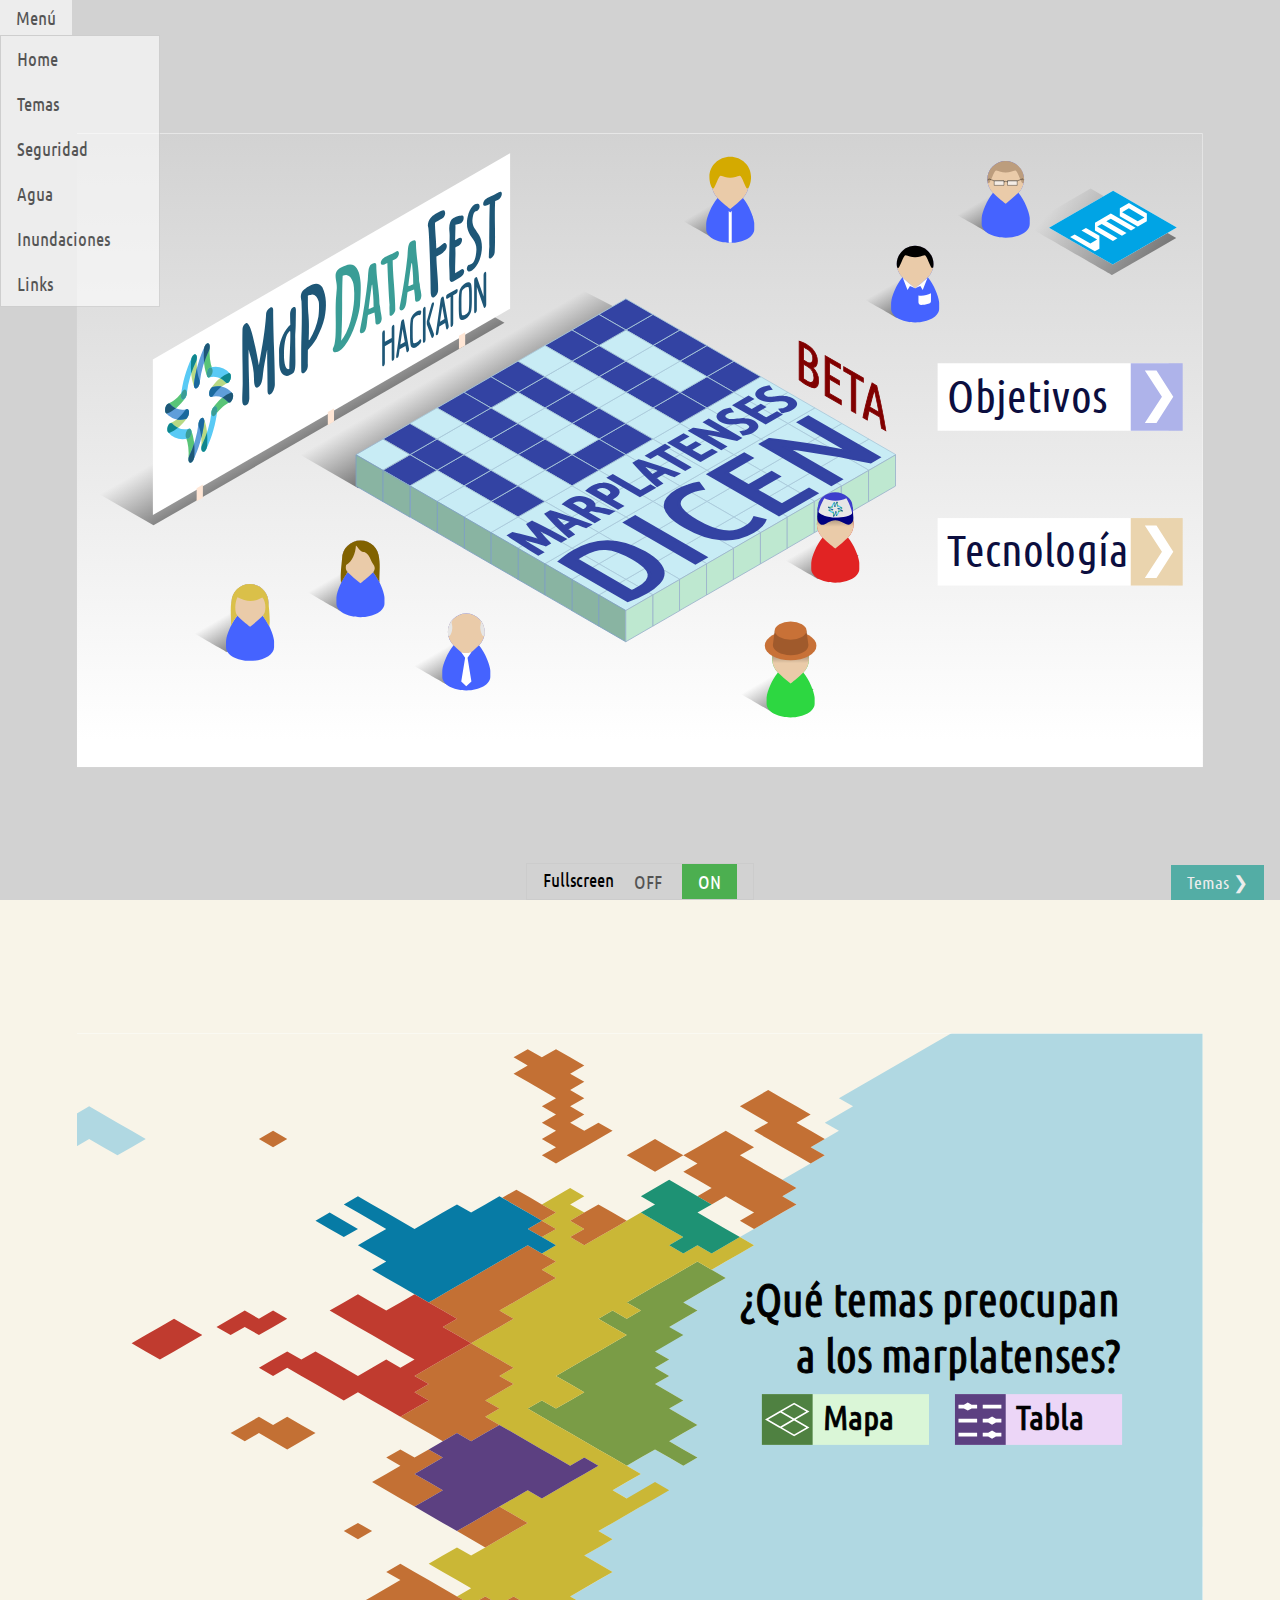
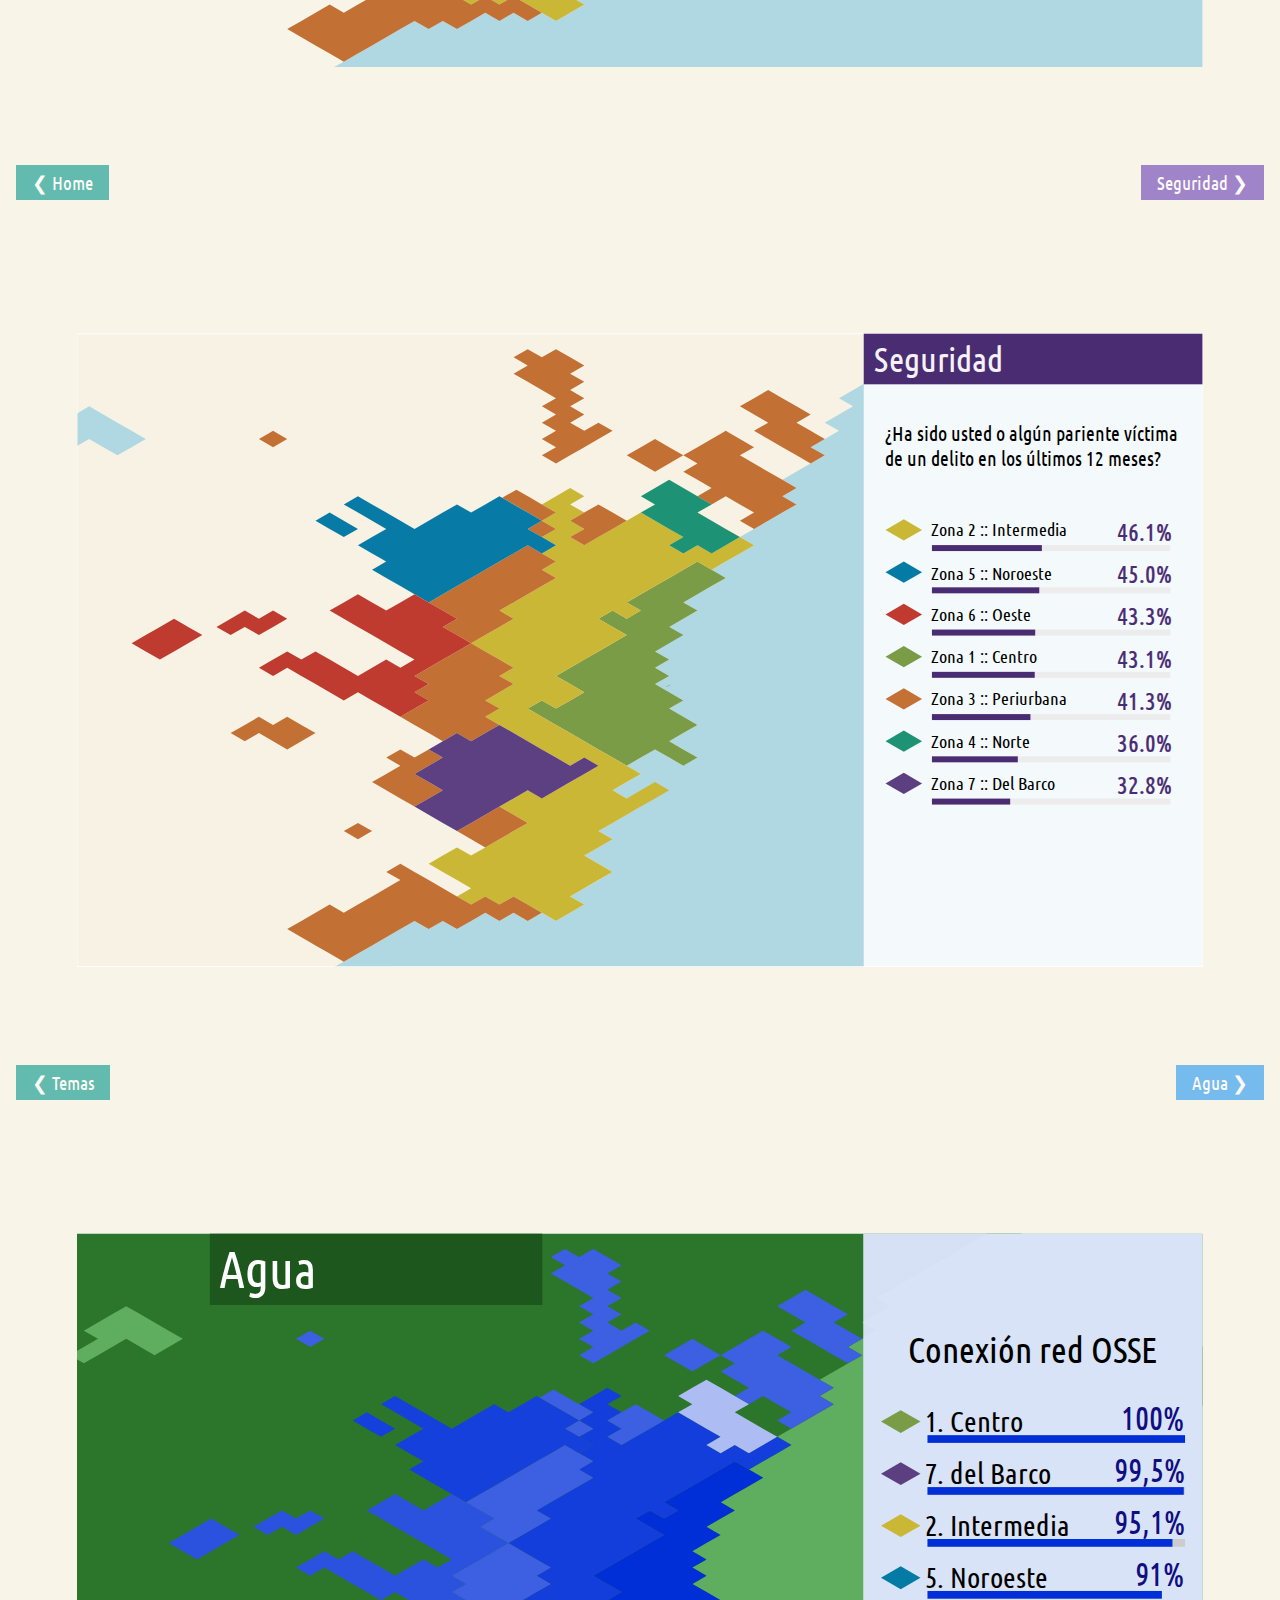
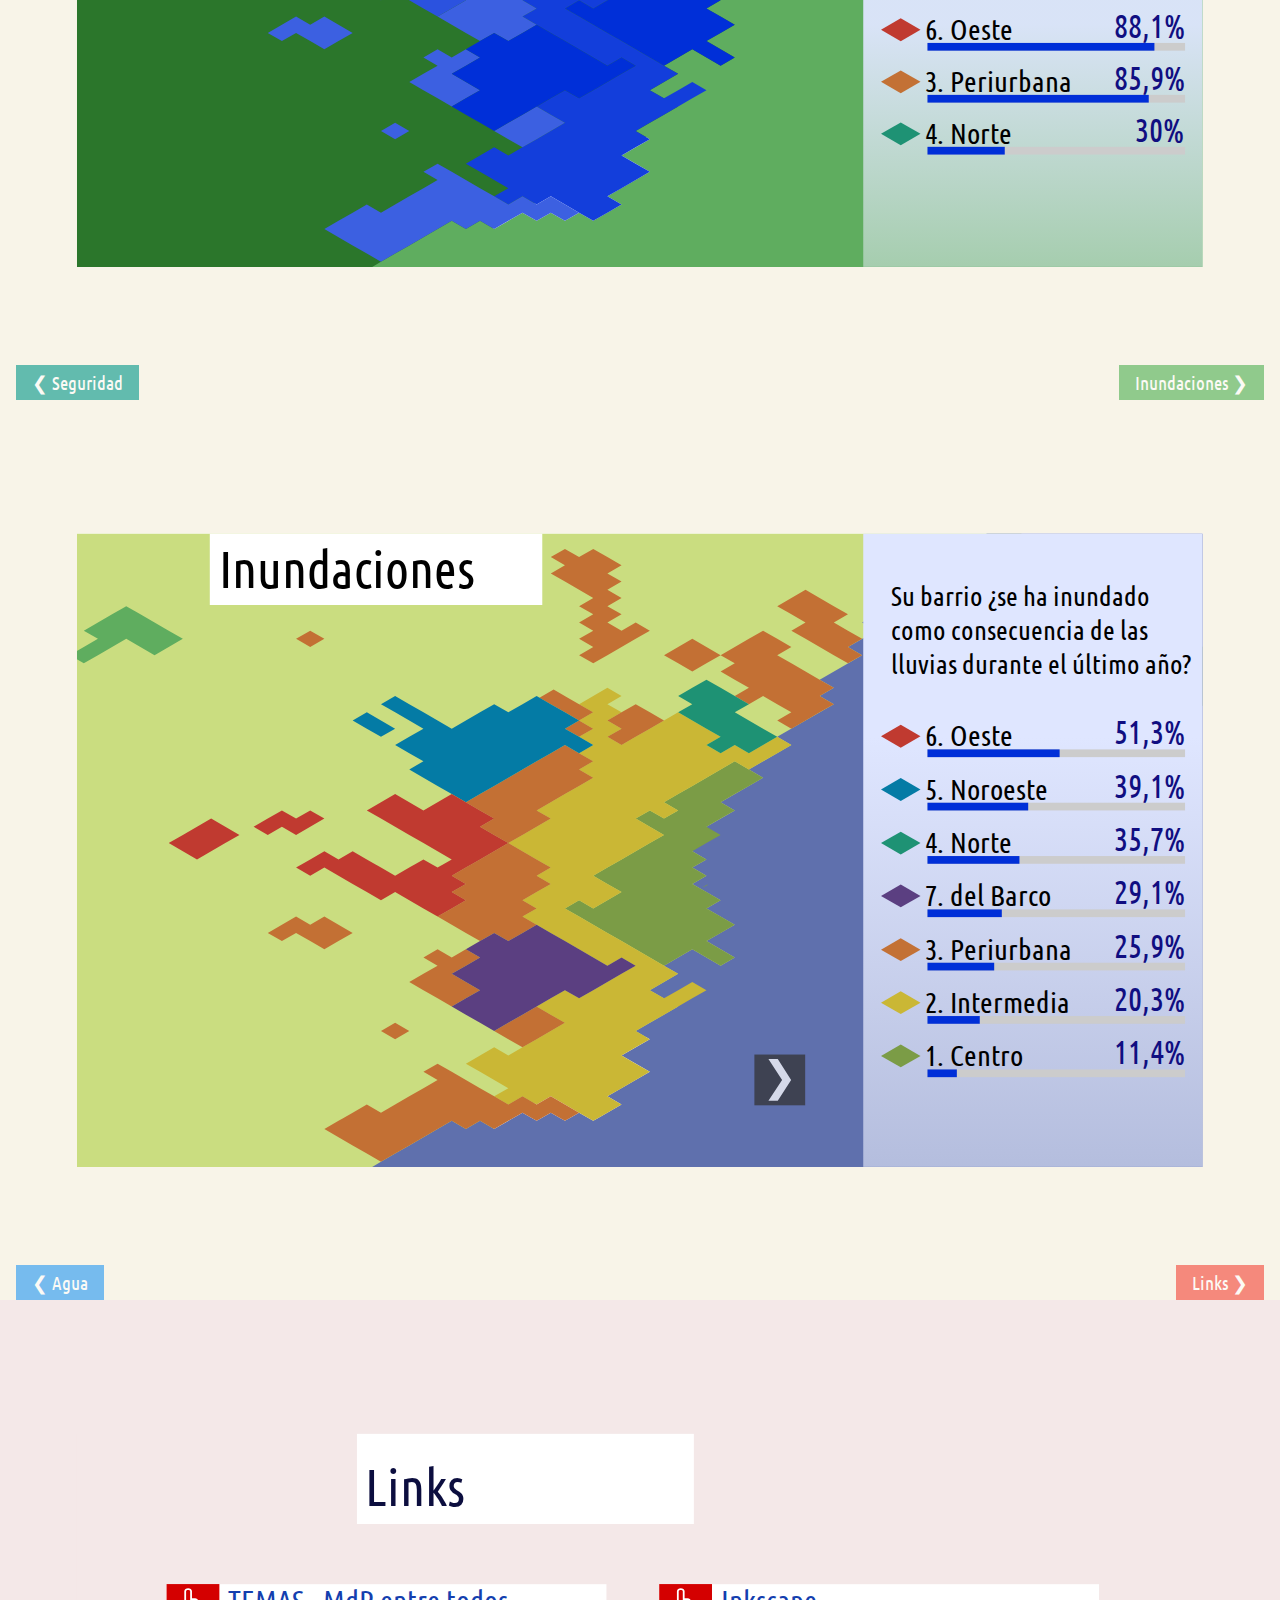
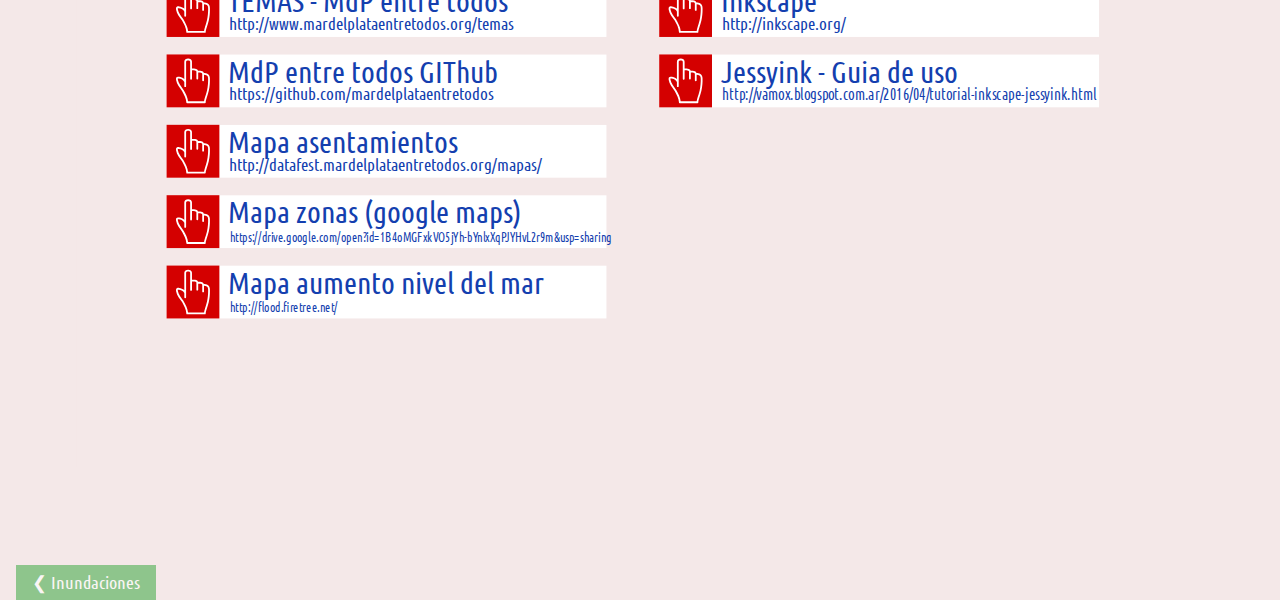
<file: index.html>
<!DOCTYPE html>
<html>
<title>MdPdataFEST - 100 marplatentes dicen</title>
<meta name="viewport" content="width=device-width, initial-scale=1">
<meta http-equiv="Content-Type" content="text/html; charset=utf-8" />
<link href='images/favicon1.ico' rel='icon' type='image/x-icon'/>
<link rel="stylesheet" href="fest.css">
<head>

<script src="jquery.min.js"></script>

<script>
$(document).ready(function(){
  // Add smooth scrolling to all links
  $("a").on('click', function(event) {

    // Make sure this.hash has a value before overriding default behavior
    if (this.hash !== "") {
      // Prevent default anchor click behavior
      event.preventDefault();

      // Store hash
      var hash = this.hash;

      // Using jQuery's animate() method to add smooth page scroll
      // The optional number (800) specifies the number of milliseconds it takes to scroll to the specified area
      $('html, body').animate({
        scrollTop: $(hash).offset().top
      }, 400, function(){
   
        // Add hash (#) to URL when done scrolling (default click behavior)
        window.location.hash = hash;
      });
    } // End if
  });
});
</script>
 <style>
body, html, .main {
    height: 100%;
}

section {
    min-height: 100%;
}

</style>
</head>
<body>

<!-- Sidebar -->
<div class="w3-hide-large w3-dropdown-hover w3-top w3-transparent" style="width:10%">
    <button class="w3-button w3-small w3-padding-mobile w3-red w3-hover-white">Menú</button>
    <div class="w3-dropdown-content w3-bar-block">
		<a href="#top" 		class="w3-bar-item w3-small w3-padding-mobile  w3-button w3-hover-green" >Home</a>
		<a href="#mapa"		class="w3-bar-item w3-small w3-padding-mobile  w3-button w3-hover-teal"	> Temas</a>
		<a href="#seguridad" class="w3-bar-item w3-small w3-padding-mobile  w3-button w3-hover-deep-purple">Seguridad</a>
		<a href="#agua" class="w3-bar-item w3-small w3-padding-mobile w3-button w3-hover-blue">Agua</a>
		<a href="#inunda" class="w3-bar-item w3-small w3-padding-mobile w3-button w3-hover-blue">Inundaciones</a>
		<a href="#links" class="w3-bar-item w3-small w3-padding-mobile w3-button w3-hover-red">Links</a>
    </div>
  </div>
  
  <div class="w3-hide-small w3-hide-medium w3-dropdown-hover w3-top w3-transparent" style="width:10%">
    <button class="w3-button w3-red w3-hover-white">Menú</button>
    <div class="w3-dropdown-content w3-bar-block w3-border">
		<a href="#top" 		class="w3-bar-item  w3-button w3-hover-green" >Home</a>
		<a href="#mapa"		class="w3-bar-item   w3-button w3-hover-teal"	> Temas</a>
		<a href="#seguridad" class="w3-bar-item   w3-button w3-hover-deep-purple">Seguridad</a>
		<a href="#agua"		class="w3-bar-item   w3-button w3-hover-blue"> Agua</a>
		<a href="#inunda" class="w3-bar-item   w3-button w3-hover-blue">Inundaciones</a>
		<a href="#links" class="w3-bar-item  w3-button w3-hover-red">Links</a>
    </div>
  </div>
  
<!-- FIN Sidebar -->

<div class="main" id="top">
<section class="w3-grey w3-display-container">
		
	<!-- SVG -->	 
	<div align="center">	  
		<object class="w3-display-m3" type="image/svg+xml" data="images/main.svg">
			Your browser does not support SVG
		</object>
   </div>
   
<!-- Controles mobile -->
	<div class="w3-hide-large w3-display-bottomright w3-small w3-container">  
		  <a class="w3-button w3-teal w3-small w3-padding-mobile w3-hover-white w3-transparent" href="#mapa">Temas &#10095;</a>
		</div>
		<div class="w3-hide-large w3-display-bottommiddle w3-small w3-container w3-border">
	Fullscreen <a class="w3-button w3-grey w3-small w3-hover-grey w3-transparent" href="#">OFF</a> <a class="w3-button w3-small w3-green w3-hover-black" href="index-fullscreen.html">ON</a>
	</div>
		
		
<!-- Controles desk -->
	<div class="w3-hide-small w3-hide-medium w3-display-bottomright w3-large w3-container">  
		  <a class="w3-button w3-teal w3-hover-white w3-transparent" href="#mapa">Temas &#10095;</a>
		</div>
<div class="w3-hide-small w3-hide-medium w3-display-bottommiddle w3-container w3-border">
	Fullscreen <a class="w3-button w3-grey w3-hover-grey w3-transparent" href="#">OFF</a> <a class="w3-button w3-green w3-hover-black" href="index-fullscreen.html">ON</a>
	</div>


 
  </section>
</div>

<div class="main" id="mapa">
  <section class="w3-sand w3-display-container">
	  	  
	  	 
		  
  <div align="center">	  
		<object class="w3-display-m3" type="image/svg+xml" data="images/preo-map.svg">
			Your browser does not support SVG
		</object>
   </div>
   
<!-- Controles desk -->
		<div class="w3-hide-small w3-hide-medium w3-display-bottomleft  w3-container">
		  <a class="w3-button w3-teal w3-hover-white w3-transparent" href="#top">&#10094; Home</a>
		</div>	
		<div class="w3-hide-small w3-hide-medium w3-display-bottomright  w3-container">  
		  <a class="w3-button w3-deep-purple w3-hover-white w3-transparent" href="#seguridad">Seguridad &#10095;</a>
		</div>
<!-- Controles mobile -->	
		<div class="w3-hide-large w3-display-bottomleft  w3-container">
		  <a class="w3-button w3-small w3-padding-mobile w3-teal w3-hover-white w3-transparent" href="#top">&#10094; Home</a>
		</div>	
		<div class="w3-hide-large w3-display-bottomright  w3-container">  
		  <a class="w3-button w3-small w3-padding-mobile w3-deep-purple w3-hover-white w3-transparent" href="#seguridad">Seguridad &#10095;</a>
		</div>
		
		
  </section>
  
</div>

<div class="main" id="seguridad">
  <section class="w3-sand w3-display-container">
	  	  
	  	 
		  
  <div align="center">	  
		<object class="w3-display-m3" type="image/svg+xml" data="images/seguridad.svg">
			Your browser does not support SVG
		</object>
   </div>

   <!-- Controles desk -->
		<div class="w3-hide-small w3-hide-medium w3-display-bottomleft  w3-container">
		  <a class="w3-button w3-teal w3-hover-white w3-transparent" href="#mapa">&#10094; Temas</a>
		</div>	
		<div class="w3-hide-small w3-hide-medium w3-display-bottomright  w3-container">  
		  <a class="w3-button w3-blue w3-hover-white w3-transparent" href="#agua">Agua &#10095;</a>
		</div>
<!-- Controles mobile -->	
		<div class="w3-hide-large w3-display-bottomleft  w3-container">
		  <a class="w3-button w3-small w3-padding-mobile w3-teal w3-hover-white w3-transparent" href="#mapa">&#10094; Temas</a>
		</div>	
		<div class="w3-hide-large w3-display-bottomright  w3-container">  
		  <a class="w3-button w3-small w3-padding-mobile w3-blue w3-hover-white w3-transparent" href="#agua">Agua &#10095;</a>
		</div>
   
		
		
  </section>
  
</div>

<!-- AGUA -->	
<div class="main" id="agua">
  <section class="w3-sand w3-display-container">
	  	  
	  	 
		  
  <div align="center">	  
		<object class="w3-display-m3" type="image/svg+xml" data="images/agua.svg">
			Your browser does not support SVG
		</object>
   </div>

   <!-- Controles desk -->
		<div class="w3-hide-small w3-hide-medium w3-display-bottomleft  w3-container">
		  <a class="w3-button w3-teal w3-hover-white w3-transparent" href="#seguridad">&#10094; Seguridad</a>
		</div>	
		<div class="w3-hide-small w3-hide-medium w3-display-bottomright  w3-container">  
		  <a class="w3-button w3-green w3-hover-white w3-transparent" href="#inunda">Inundaciones &#10095;</a>
		</div>
<!-- Controles mobile -->	
		<div class="w3-hide-large w3-display-bottomleft  w3-container">
		  <a class="w3-button w3-small w3-padding-mobile w3-teal w3-hover-white w3-transparent" href="#seguridad">&#10094; Seguridad</a>
		</div>	
		<div class="w3-hide-large w3-display-bottomright  w3-container">  
		  <a class="w3-button w3-small w3-padding-mobile w3-green w3-hover-white w3-transparent" href="#inunda">Inundaciones &#10095;</a>
		</div>
   
		
		
  </section>
  
</div>


<!-- INUNDACIONES -->	
<div class="main" id="inunda">
  <section class="w3-sand w3-display-container">
	  	  
	  	 
		  
  <div align="center">	  
		<object class="w3-display-m3" type="image/svg+xml" data="images/inundaciones.svg">
			Your browser does not support SVG
		</object>
   </div>

   <!-- Controles desk -->
		<div class="w3-hide-small w3-hide-medium w3-display-bottomleft  w3-container">
		  <a class="w3-button w3-blue w3-hover-white w3-transparent" href="#agua">&#10094; Agua</a>
		</div>	
		<div class="w3-hide-small w3-hide-medium w3-display-bottomright  w3-container">  
		  <a class="w3-button w3-red w3-hover-white w3-transparent" href="#links">Links &#10095;</a>
		</div>
<!-- Controles mobile -->	
		<div class="w3-hide-large w3-display-bottomleft  w3-container">
		  <a class="w3-button w3-small w3-padding-mobile w3-blue w3-hover-white w3-transparent" href="#agua">&#10094; Agua</a>
		</div>	
		<div class="w3-hide-large w3-display-bottomright  w3-container">  
		  <a class="w3-button w3-small w3-padding-mobile w3-red w3-hover-white w3-transparent" href="#links">Links &#10095;</a>
		</div>
   
		
		
  </section>
  
</div>


<!-- LINKS -->	

<div class="main" id="links">
  <section class="w3-pale-red w3-display-container">
	  	  
	  	 
		  
  <div align="center">	  
		<object class="w3-display-m3" type="image/svg+xml" data="images/links.svg">
			Your browser does not support SVG
		</object>
   </div>
		
		
	<!-- Controles mobile -->
	<div class="w3-hide-large w3-display-bottomleft w3-small w3-container">  
		  <a class="w3-button w3-green w3-small w3-padding-mobile w3-hover-white w3-transparent" href="#inunda">&#10094; Inundaciones</a>
		</div>
		
	<!-- Controles desk -->
	<div class="w3-hide-small w3-hide-medium w3-display-bottomleft w3-large w3-container">  
		  <a class="w3-button w3-green w3-hover-white w3-transparent" href="#inunda">&#10094; Inundaciones</a>
		</div>

		
  </section>
  
</div>



</body>
</html>
</file>
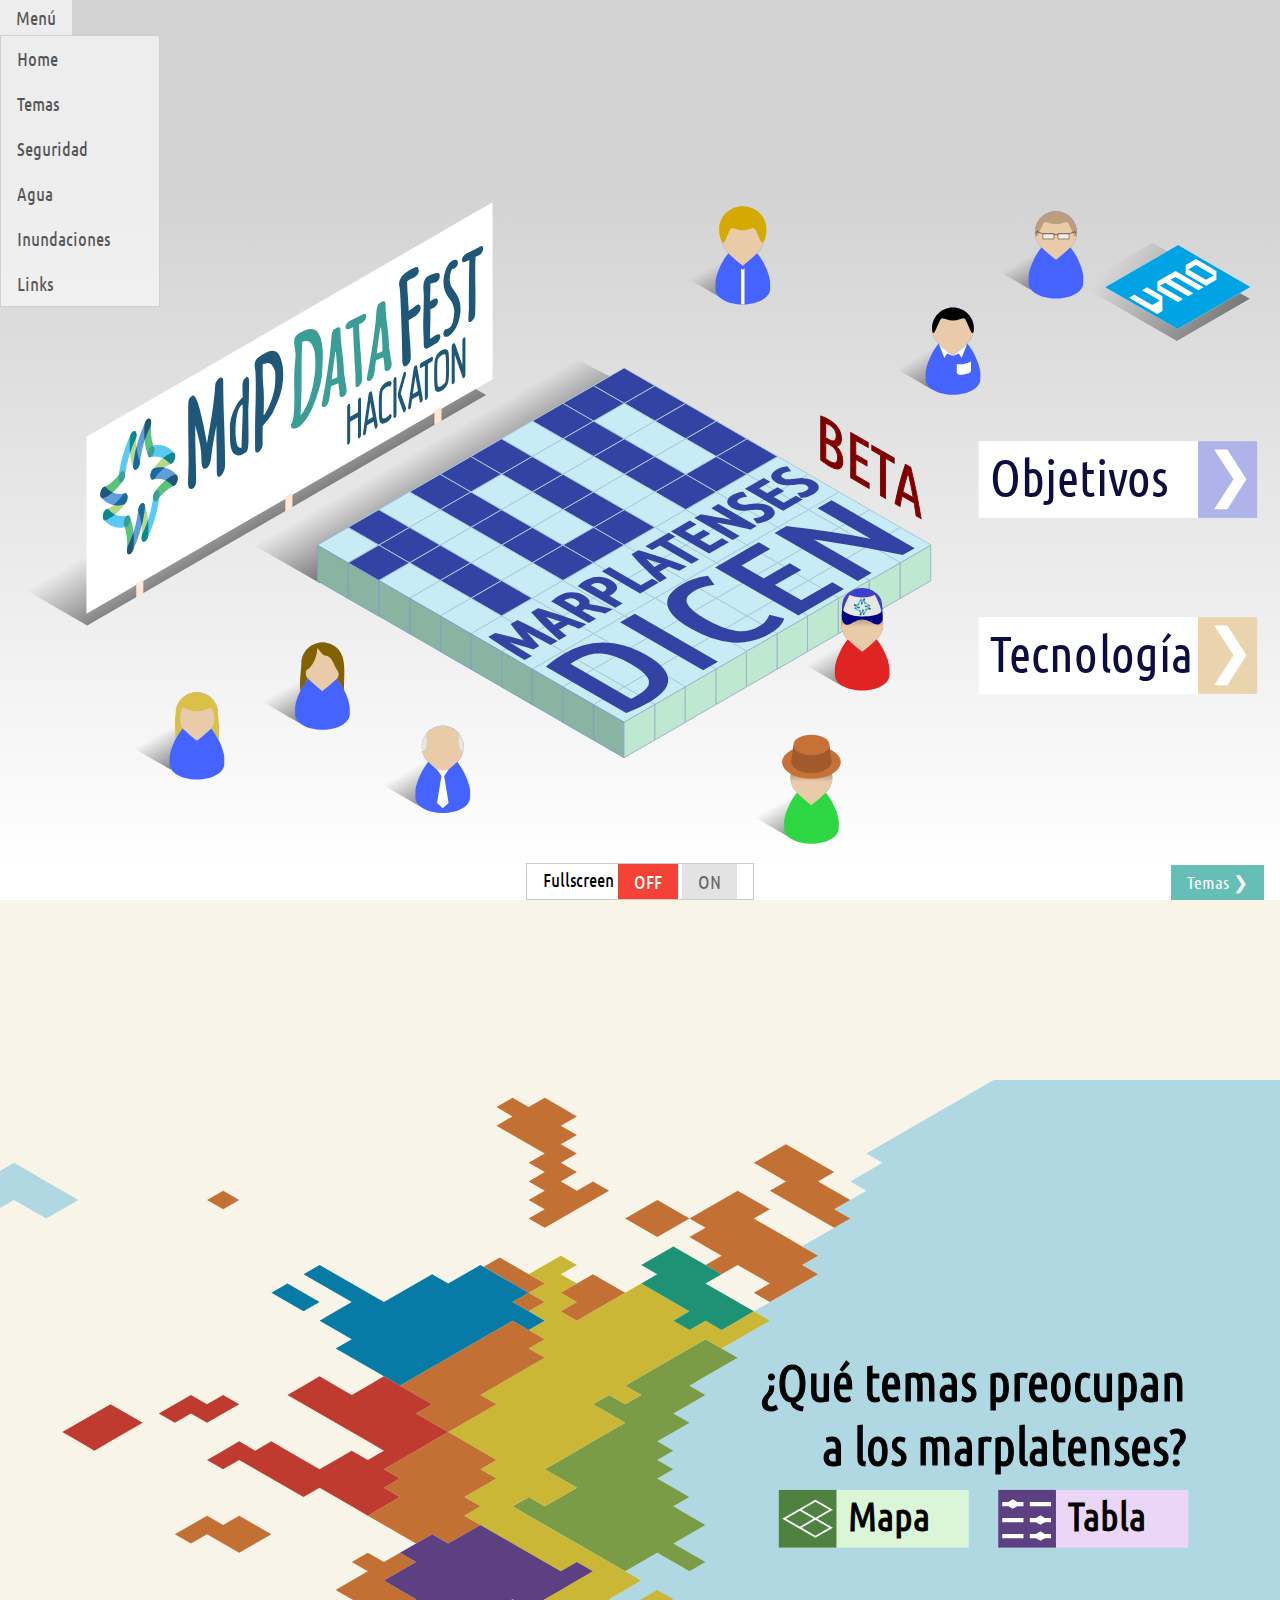
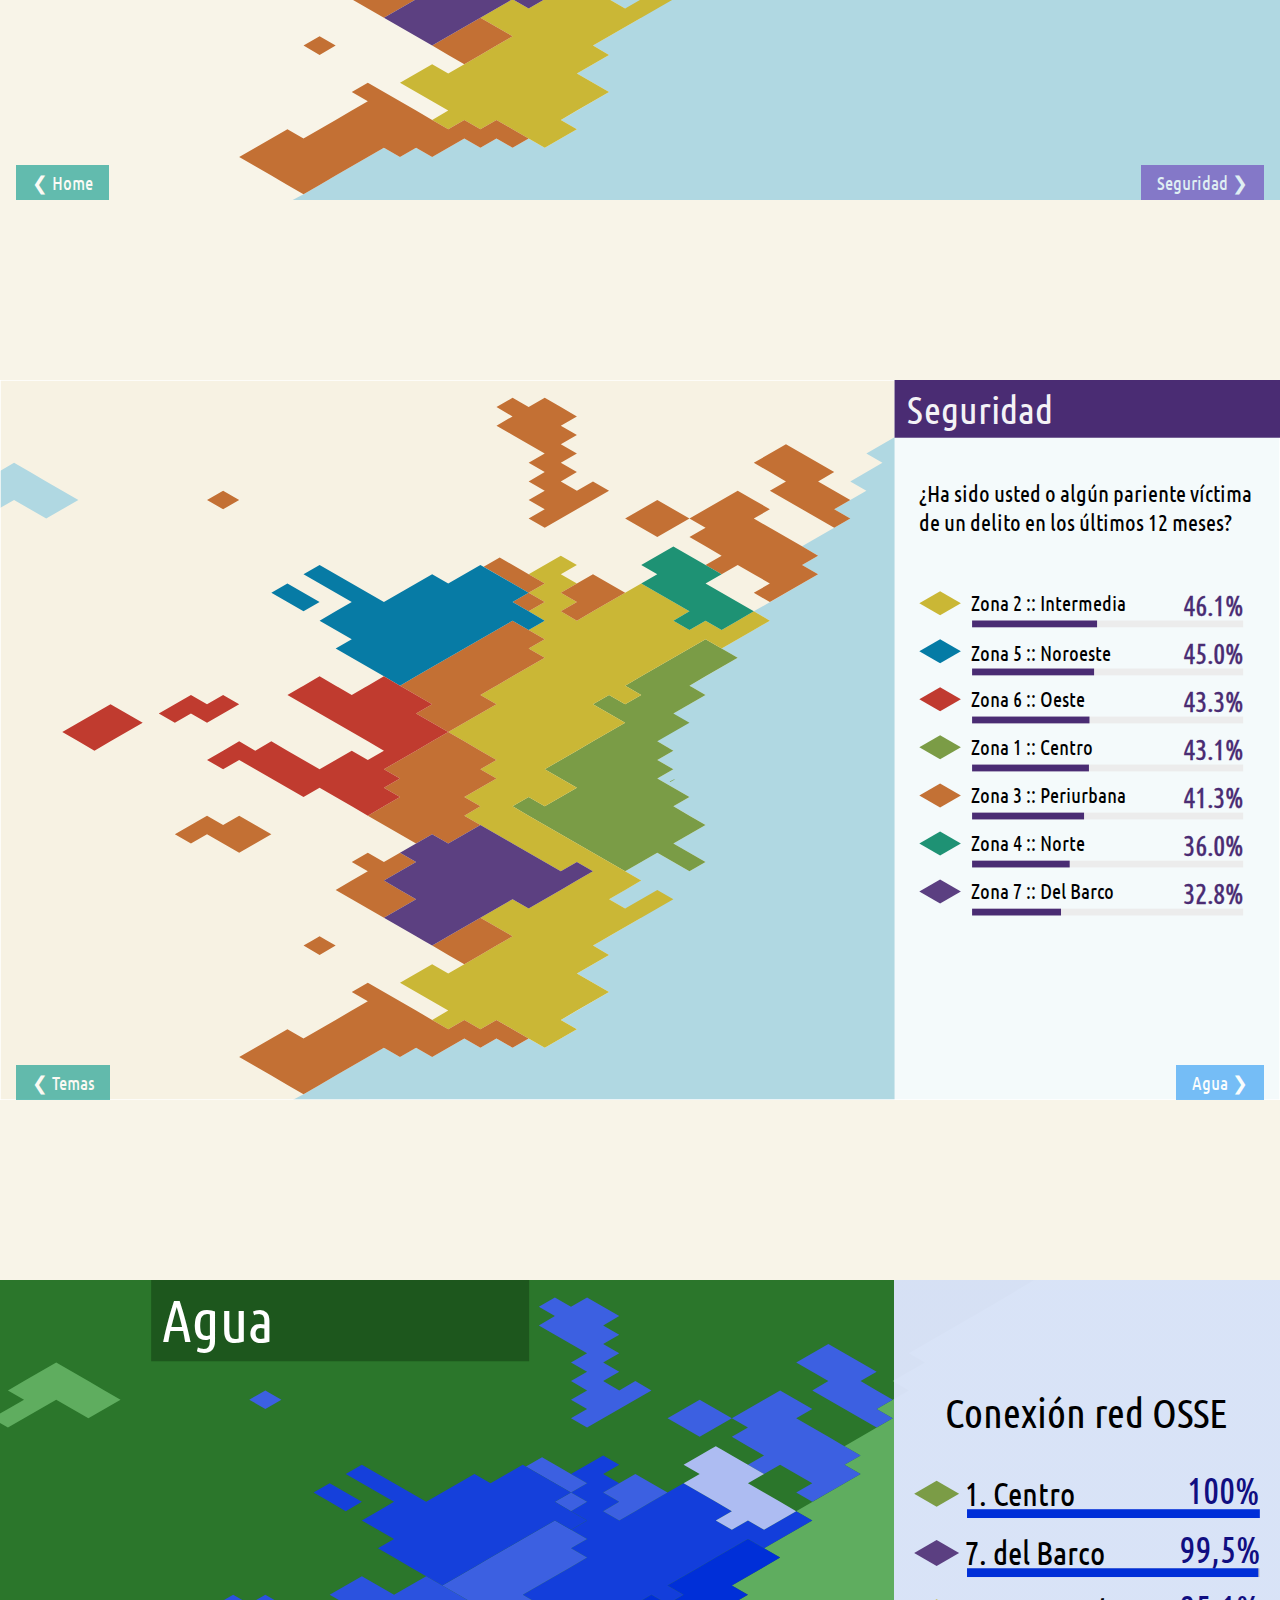
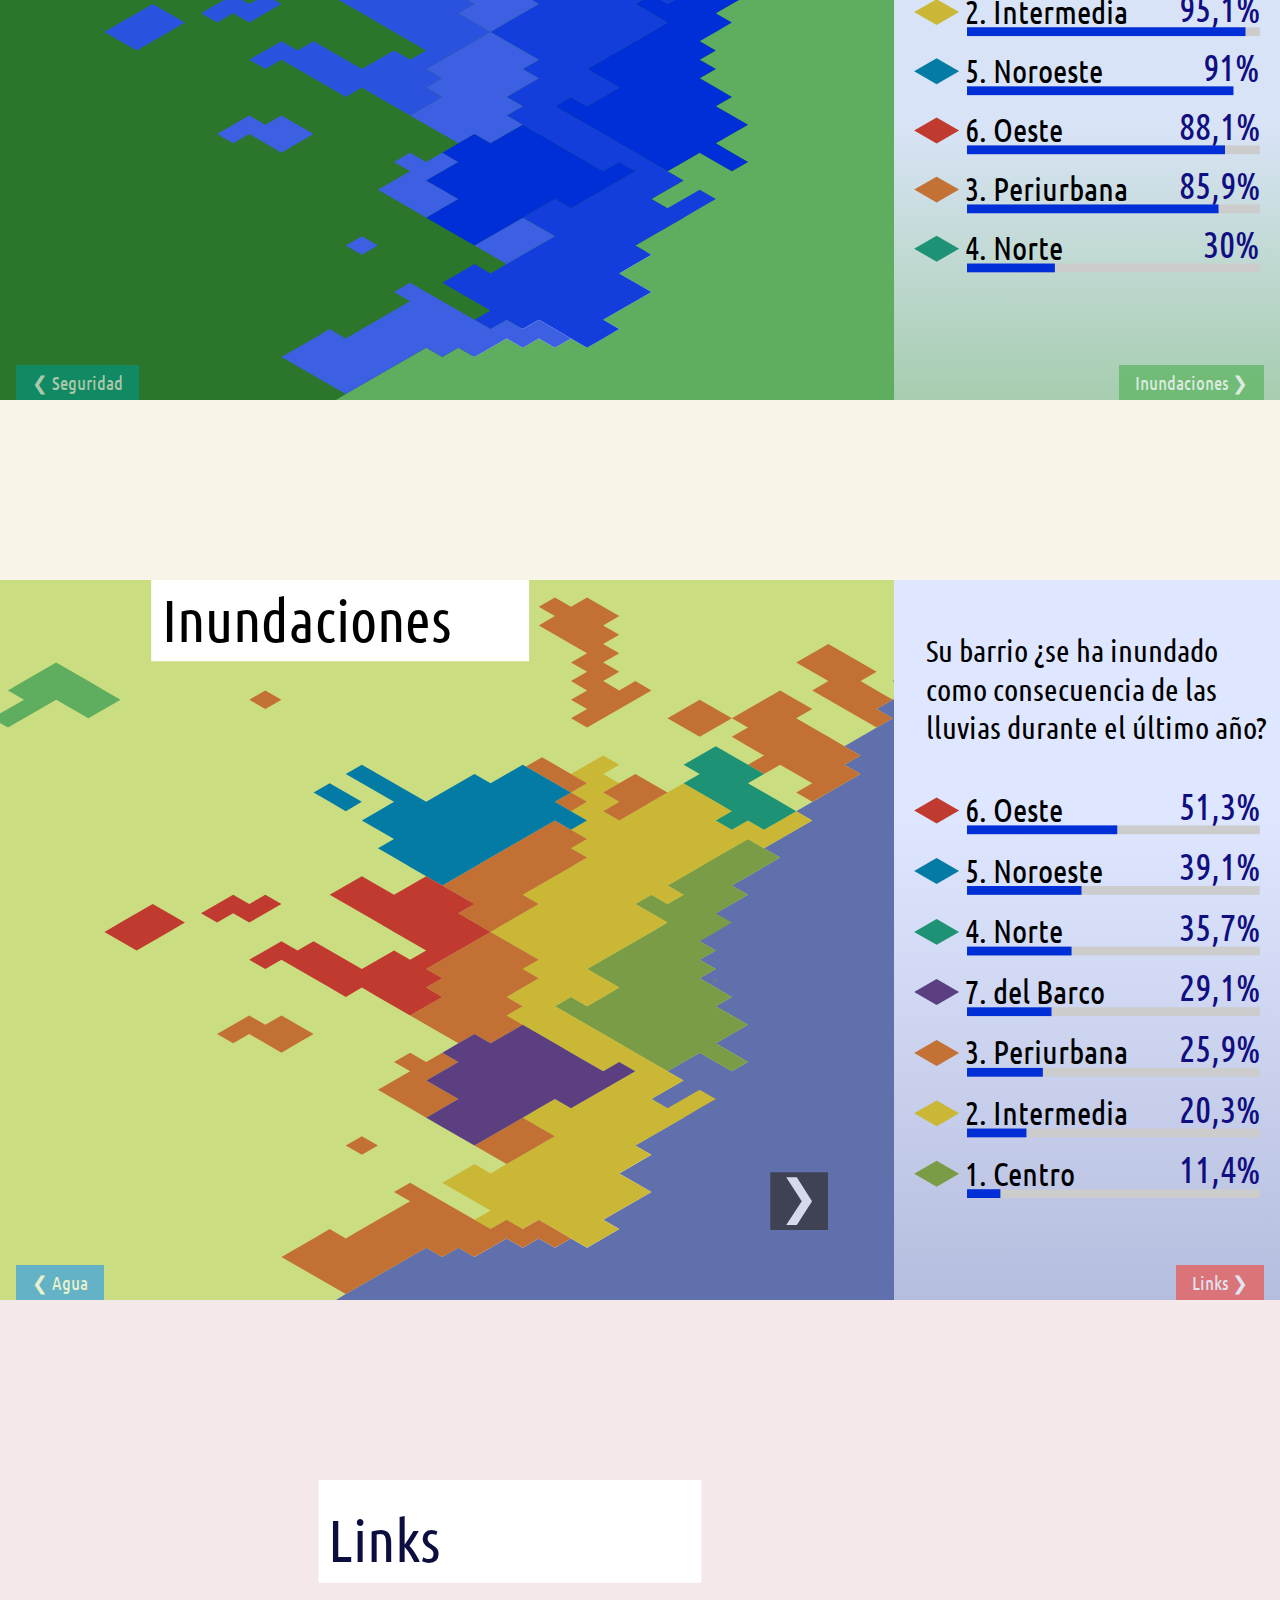
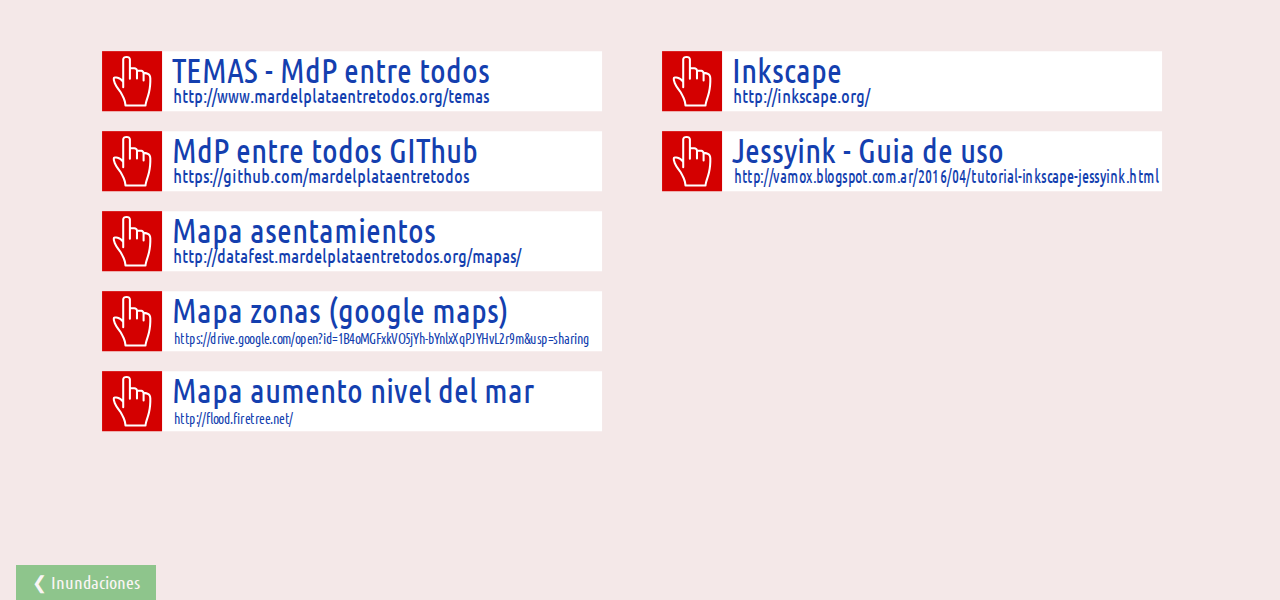
<file: index-fullscreen.html>
<!DOCTYPE html>
<html>
<title>MdPdataFEST - 100 marplatentes dicen</title>
<meta name="viewport" content="width=device-width, initial-scale=1">
<meta http-equiv="Content-Type" content="text/html; charset=utf-8" />
<link href='images/favicon1.ico' rel='icon' type='image/x-icon'/>
<link rel="stylesheet" href="fest.css">
<head>
<script src="jquery.min.js"></script>

<script>
$(document).ready(function(){
  // Add smooth scrolling to all links
  $("a").on('click', function(event) {

    // Make sure this.hash has a value before overriding default behavior
    if (this.hash !== "") {
      // Prevent default anchor click behavior
      event.preventDefault();

      // Store hash
      var hash = this.hash;

      // Using jQuery's animate() method to add smooth page scroll
      // The optional number (800) specifies the number of milliseconds it takes to scroll to the specified area
      $('html, body').animate({
        scrollTop: $(hash).offset().top
      }, 400, function(){
   
        // Add hash (#) to URL when done scrolling (default click behavior)
        window.location.hash = hash;
      });
    } // End if
  });
});
</script>
 <style>
body, html, .main {
    height: 100%;
}

section {
    min-height: 100%;
}

</style>
</head>
<body>

<!-- Sidebar -->
<div class="w3-hide-large w3-dropdown-hover w3-top w3-transparent" style="width:10%">
    <button class="w3-button w3-small w3-padding-mobile w3-red w3-hover-white">Menú</button>
    <div class="w3-dropdown-content w3-bar-block">
		<a href="#top" 		class="w3-bar-item w3-small w3-padding-mobile  w3-button w3-hover-green" >Home</a>
		<a href="#mapa"		class="w3-bar-item w3-small w3-padding-mobile  w3-button w3-hover-teal"	> Temas</a>
		<a href="#seguridad" class="w3-bar-item w3-small w3-padding-mobile  w3-button w3-hover-deep-purple">Seguridad</a>
		<a href="#agua" class="w3-bar-item w3-small w3-padding-mobile w3-button w3-hover-blue">Agua</a>
		<a href="#inunda" class="w3-bar-item w3-small w3-padding-mobile w3-button w3-hover-blue">Inundaciones</a>
		<a href="#links" class="w3-bar-item w3-small w3-padding-mobile w3-button w3-hover-red">Links</a>
    </div>
  </div>
  
  <div class="w3-hide-small w3-hide-medium w3-dropdown-hover w3-top w3-transparent" style="width:10%">
    <button class="w3-button w3-red w3-hover-white">Menú</button>
    <div class="w3-dropdown-content w3-bar-block w3-border">
		<a href="#top" 		class="w3-bar-item  w3-button w3-hover-green" >Home</a>
		<a href="#mapa"		class="w3-bar-item   w3-button w3-hover-teal"	> Temas</a>
		<a href="#seguridad" class="w3-bar-item   w3-button w3-hover-deep-purple">Seguridad</a>
		<a href="#agua"		class="w3-bar-item   w3-button w3-hover-blue"> Agua</a>
		<a href="#inunda" class="w3-bar-item   w3-button w3-hover-blue">Inundaciones</a>
		<a href="#links" class="w3-bar-item  w3-button w3-hover-red">Links</a>
    </div>
  </div>
  
<!-- FIN Sidebar -->

<div class="main" id="top">
<section class="w3-grey w3-display-container">
		
	<!-- SVG -->	 
	<div align="center">	  
		<object class="w3-display-medio" type="image/svg+xml" data="images/main.svg">
			Your browser does not support SVG
		</object>
   </div>
   
<!-- Controles mobile -->
	<div class="w3-hide-large w3-display-bottomright w3-small w3-container">  
		  <a class="w3-button w3-teal w3-small w3-padding-mobile w3-hover-white w3-transparent" href="#mapa">Temas &#10095;</a>
		</div>
		<div class="w3-hide-large w3-display-bottommiddle w3-small w3-container w3-border">
	Fullscreen <a class="w3-button w3-red w3-small w3-hover-black" href="index.html">OFF</a> <a class="w3-button w3-small w3-grey w3-hover-grey" href="#">ON</a>
	</div>
		
		
<!-- Controles desk -->
	<div class="w3-hide-small w3-hide-medium w3-display-bottomright w3-large w3-container">  
		  <a class="w3-button w3-teal w3-hover-white w3-transparent" href="#mapa">Temas &#10095;</a>
		</div>
<div class="w3-hide-small w3-hide-medium w3-display-bottommiddle w3-container w3-border">
	Fullscreen <a class="w3-button w3-red w3-hover-black" href="index.html">OFF</a> <a class="w3-button w3-grey w3-transparent w3-hover-grey" href="#">ON</a>
	</div>



 
  </section>
</div>

<div class="main" id="mapa">
  <section class="w3-sand w3-display-container">
	  	  
	  	 
		  
  <div align="center">	  
		<object class="w3-display-medio" type="image/svg+xml" data="images/preo-map.svg">
			Your browser does not support SVG
		</object>
   </div>
   
<!-- Controles desk -->
		<div class="w3-hide-small w3-hide-medium w3-display-bottomleft  w3-container">
		  <a class="w3-button w3-teal w3-hover-white w3-transparent" href="#top">&#10094; Home</a>
		</div>	
		<div class="w3-hide-small w3-hide-medium w3-display-bottomright  w3-container">  
		  <a class="w3-button w3-deep-purple w3-hover-white w3-transparent" href="#seguridad">Seguridad &#10095;</a>
		</div>
<!-- Controles mobile -->	
		<div class="w3-hide-large w3-display-bottomleft  w3-container">
		  <a class="w3-button w3-small w3-padding-mobile w3-teal w3-hover-white w3-transparent" href="#top">&#10094; Home</a>
		</div>	
		<div class="w3-hide-large w3-display-bottomright  w3-container">  
		  <a class="w3-button w3-small w3-padding-mobile w3-deep-purple w3-hover-white w3-transparent" href="#seguridad">Seguridad &#10095;</a>
		</div>
		
		
  </section>
  
</div>

<div class="main" id="seguridad">
  <section class="w3-sand w3-display-container">
	  	  
	  	 
		  
  <div align="center">	  
		<object class="w3-display-medio" type="image/svg+xml" data="images/seguridad.svg">
			Your browser does not support SVG
		</object>
   </div>

   <!-- Controles desk -->
		<div class="w3-hide-small w3-hide-medium w3-display-bottomleft  w3-container">
		  <a class="w3-button w3-teal w3-hover-white w3-transparent" href="#mapa">&#10094; Temas</a>
		</div>	
		<div class="w3-hide-small w3-hide-medium w3-display-bottomright  w3-container">  
		  <a class="w3-button w3-blue w3-hover-white w3-transparent" href="#agua">Agua &#10095;</a>
		</div>
<!-- Controles mobile -->	
		<div class="w3-hide-large w3-display-bottomleft  w3-container">
		  <a class="w3-button w3-small w3-padding-mobile w3-teal w3-hover-white w3-transparent" href="#mapa">&#10094; Temas</a>
		</div>	
		<div class="w3-hide-large w3-display-bottomright  w3-container">  
		  <a class="w3-button w3-small w3-padding-mobile w3-blue w3-hover-white w3-transparent" href="#agua">Agua &#10095;</a>
		</div>
   
		
		
  </section>
  
</div>

<!-- AGUA -->	
<div class="main" id="agua">
  <section class="w3-sand w3-display-container">
	  	  
	  	 
		  
  <div align="center">	  
		<object class="w3-display-medio" type="image/svg+xml" data="images/agua.svg">
			Your browser does not support SVG
		</object>
   </div>

   <!-- Controles desk -->
		<div class="w3-hide-small w3-hide-medium w3-display-bottomleft  w3-container">
		  <a class="w3-button w3-teal w3-hover-white w3-transparent" href="#seguridad">&#10094; Seguridad</a>
		</div>	
		<div class="w3-hide-small w3-hide-medium w3-display-bottomright  w3-container">  
		  <a class="w3-button w3-green w3-hover-white w3-transparent" href="#inunda">Inundaciones &#10095;</a>
		</div>
<!-- Controles mobile -->	
		<div class="w3-hide-large w3-display-bottomleft  w3-container">
		  <a class="w3-button w3-small w3-padding-mobile w3-teal w3-hover-white w3-transparent" href="#seguridad">&#10094; Seguridad</a>
		</div>	
		<div class="w3-hide-large w3-display-bottomright  w3-container">  
		  <a class="w3-button w3-small w3-padding-mobile w3-green w3-hover-white w3-transparent" href="#inunda">Inundaciones &#10095;</a>
		</div>
   
		
		
  </section>
  
</div>


<!-- INUNDACIONES -->	
<div class="main" id="inunda">
  <section class="w3-sand w3-display-container">
	  	  
	  	 
		  
  <div align="center">	  
		<object class="w3-display-medio" type="image/svg+xml" data="images/inundaciones.svg">
			Your browser does not support SVG
		</object>
   </div>

   <!-- Controles desk -->
		<div class="w3-hide-small w3-hide-medium w3-display-bottomleft  w3-container">
		  <a class="w3-button w3-blue w3-hover-white w3-transparent" href="#agua">&#10094; Agua</a>
		</div>	
		<div class="w3-hide-small w3-hide-medium w3-display-bottomright  w3-container">  
		  <a class="w3-button w3-red w3-hover-white w3-transparent" href="#links">Links &#10095;</a>
		</div>
<!-- Controles mobile -->	
		<div class="w3-hide-large w3-display-bottomleft  w3-container">
		  <a class="w3-button w3-small w3-padding-mobile w3-blue w3-hover-white w3-transparent" href="#agua">&#10094; Agua</a>
		</div>	
		<div class="w3-hide-large w3-display-bottomright  w3-container">  
		  <a class="w3-button w3-small w3-padding-mobile w3-red w3-hover-white w3-transparent" href="#links">Links &#10095;</a>
		</div>
   
		
		
  </section>
  
</div>


<!-- LINKS -->	

<div class="main" id="links">
  <section class="w3-pale-red w3-display-container">
	  	  
	  	 
		  
  <div align="center">	  
		<object class="w3-display-medio" type="image/svg+xml" data="images/links.svg">
			Your browser does not support SVG
		</object>
   </div>
		
		
	<!-- Controles mobile -->
	<div class="w3-hide-large w3-display-bottomleft w3-small w3-container">  
		  <a class="w3-button w3-green w3-small w3-padding-mobile w3-hover-white w3-transparent" href="#inunda">&#10094; Inundaciones</a>
		</div>
		
	<!-- Controles desk -->
	<div class="w3-hide-small w3-hide-medium w3-display-bottomleft w3-large w3-container">  
		  <a class="w3-button w3-green w3-hover-white w3-transparent" href="#inunda">&#10094; Inundaciones</a>
		</div>

		
  </section>
  
</div>



</body>
</html>
</file>
<file: fest.css>
﻿/* W3.CSS 4.05 October 2017 by Jan Egil and Borge Refsnes */
html{box-sizing:border-box}*,*:before,*:after{box-sizing:inherit}
/* Extract from normalize.css by Nicolas Gallagher and Jonathan Neal git.io/normalize */
@font-face {
			font-family: 'Ubuntu Condensed';
			src: url('font/Ubuntu-C.ttf');
			font-weight: normal;
			font-style: normal;
			}
html{-ms-text-size-adjust:100%;-webkit-text-size-adjust:100%}body{margin:0}
article,aside,details,figcaption,figure,footer,header,main,menu,nav,section,summary{display:block}
audio,canvas,progress,video{display:inline-block}progress{vertical-align:baseline}
audio:not([controls]){display:none;height:0}[hidden],template{display:none}
a{background-color:transparent;-webkit-text-decoration-skip:objects}
a:active,a:hover{outline-width:0}abbr[title]{border-bottom:none;text-decoration:underline;text-decoration:underline dotted}
dfn{font-style:italic}mark{background:#ff0;color:#000}
small{font-size:80%}sub,sup{font-size:75%;line-height:0;position:relative;vertical-align:baseline}
sub{bottom:-0.25em}sup{top:-0.5em}figure{margin:1em 40px}img{border-style:none}svg:not(:root){overflow:hidden}
code,kbd,pre,samp{font-family:monospace,monospace;font-size:1em}hr{box-sizing:content-box;height:0;overflow:visible}
button,input,select,textarea{font:inherit;margin:0}optgroup{font-weight:bold}
button,input{overflow:visible}button,select{text-transform:none}
button,html [type=button],[type=reset],[type=submit]{-webkit-appearance:button}
button::-moz-focus-inner, [type=button]::-moz-focus-inner, [type=reset]::-moz-focus-inner, [type=submit]::-moz-focus-inner{border-style:none;padding:0}
button:-moz-focusring, [type=button]:-moz-focusring, [type=reset]:-moz-focusring, [type=submit]:-moz-focusring{outline:1px dotted ButtonText}
fieldset{border:1px solid #c0c0c0;margin:0 2px;padding:.35em .625em .75em}
legend{color:inherit;display:table;max-width:100%;padding:0;white-space:normal}textarea{overflow:auto}
[type=checkbox],[type=radio]{padding:0}
[type=number]::-webkit-inner-spin-button,[type=number]::-webkit-outer-spin-button{height:auto}
[type=search]{-webkit-appearance:textfield;outline-offset:-2px}
[type=search]::-webkit-search-cancel-button,[type=search]::-webkit-search-decoration{-webkit-appearance:none}
::-webkit-input-placeholder{color:inherit;opacity:0.54}
::-webkit-file-upload-button{-webkit-appearance:button;font:inherit}
/* End extract */
html,body{font-family:'Ubuntu Condensed',Verdana,sans-serif;font-size:1.1em;line-height:1.5em}html{overflow-x:hidden}
h1{font-size:1.6em}h2{font-size:1.5em}h3{font-size:1.4em}h4{font-size:1.3}h5{font-size:1.2em}h6{font-size:1.1em}.w3-serif{font-family:'Ubuntu Condensed',serif}
h1,h2,h3,h4,h5,h6{font-family:'Ubuntu Condensed',Arial,sans-serif;font-weight:400;line-height:0.9em;margin:10px 0}.w3-wide{letter-spacing:4px}
hr{border:0;border-top:1px solid #eee;margin:20px 0}
.w3-image{max-width:100%;height:auto}img{margin-bottom:-5px}a{color:inherit}
.w3-table,.w3-table-all{border-collapse:collapse;border-spacing:0;width:100%;display:table}.w3-table-all{border:1px solid #ccc}
.w3-bordered tr,.w3-table-all tr{border-bottom:1px solid #ddd}.w3-striped tbody tr:nth-child(even){background-color:#f1f1f1}
.w3-table-all tr:nth-child(odd){background-color:#fff}.w3-table-all tr:nth-child(even){background-color:#f1f1f1}
.w3-hoverable tbody tr:hover,.w3-ul.w3-hoverable li:hover{background-color:#ccc}.w3-centered tr th,.w3-centered tr td{text-align:center}
.w3-table td,.w3-table th,.w3-table-all td,.w3-table-all th{padding:8px 8px;display:table-cell;text-align:left;vertical-align:top}
.w3-table th:first-child,.w3-table td:first-child,.w3-table-all th:first-child,.w3-table-all td:first-child{padding-left:16px}
.w3-btn,.w3-button{border:none;display:inline-block;outline:0;padding:3px 16px;vertical-align:middle;overflow:hidden;text-decoration:none;color:inherit;background-color:inherit;text-align:center;cursor:pointer;white-space:nowrap}
.w3-btn:hover{box-shadow:0 8px 16px 0 rgba(0,0,0,0.2),0 6px 20px 0 rgba(0,0,0,0.19)}
.w3-btn,.w3-button{-webkit-touch-callout:none;-webkit-user-select:none;-khtml-user-select:none;-moz-user-select:none;-ms-user-select:none;user-select:none}   
.w3-disabled,.w3-btn:disabled,.w3-button:disabled{cursor:not-allowed;opacity:0.3}.w3-disabled *,:disabled *{pointer-events:none}
.w3-btn.w3-disabled:hover,.w3-btn:disabled:hover{box-shadow:none}
.w3-badge,.w3-tag{background-color:#000;color:#fff;display:inline-block;padding-left:8px;padding-right:8px;text-align:center}.w3-badge{border-radius:50%}
.w3-ul{list-style-type:none;padding:0;margin:0}.w3-ul li{padding:8px 16px;border-bottom:1px solid #ddd}.w3-ul li:last-child{border-bottom:none}
.w3-tooltip,.w3-display-container{position:relative}.w3-tooltip .w3-text{display:none}.w3-tooltip:hover .w3-text{display:inline-block}
.w3-ripple:active{opacity:0.5}.w3-ripple{transition:opacity 0s}
.w3-input{padding:8px;display:block;border:none;border-bottom:1px solid #ccc;width:100%}
.w3-select{padding:9px 0;width:100%;border:none;border-bottom:1px solid #ccc}
.w3-dropdown-click,.w3-dropdown-hover{position:relative;display:inline-block;cursor:pointer}
.w3-dropdown-hover:hover .w3-dropdown-content{display:block;z-index:1}
.w3-dropdown-hover:first-child,.w3-dropdown-click:hover{background-color:#ccc;color:#000}
.w3-dropdown-hover:hover > .w3-button:first-child,.w3-dropdown-click:hover > .w3-button:first-child{background-color:#ccc;color:#000}
.w3-dropdown-content{cursor:auto;color:#000;background-color:#fff;display:none;position:absolute;min-width:160px;margin:0;padding:0}
.w3-check,.w3-radio{width:24px;height:24px;position:relative;top:6px}
.w3-sidebar{height:100%;width:200px;background-color:#fff;position:fixed!important;z-index:1;overflow:auto}
.w3-bar-block .w3-dropdown-hover,.w3-bar-block .w3-dropdown-click{width:100%}
.w3-bar-block .w3-dropdown-hover .w3-dropdown-content,.w3-bar-block .w3-dropdown-click .w3-dropdown-content{min-width:100%}
.w3-bar-block .w3-dropdown-hover .w3-button,.w3-bar-block .w3-dropdown-click .w3-button{width:100%;text-align:left;padding:8px 16px}
.w3-main,#main{transition:margin-left .4s}
.w3-modal{z-index:3;display:none;padding-top:100px;position:fixed;left:0;top:0;width:100%;height:100%;overflow:auto;background-color:rgb(0,0,0);background-color:rgba(0,0,0,0.4)}
.w3-modal-content{margin:auto;background-color:#fff;position:relative;padding:0;outline:0;width:600px}
.w3-bar{width:100%;overflow:hidden}.w3-center .w3-bar{display:inline-block;width:auto}
.w3-bar .w3-bar-item{padding:3px 16px;float:left;width:auto;border:none;outline:none;display:block}
.w3-bar .w3-dropdown-hover,.w3-bar .w3-dropdown-click{position:static;float:left}
.w3-bar .w3-button{white-space:normal}
.w3-bar-block .w3-bar-item{width:100%;display:block;padding:8px 16px;text-align:left;border:none;outline:none;white-space:normal;float:none}
.w3-bar-block.w3-center .w3-bar-item{text-align:center}.w3-block{display:block;width:100%}
.w3-responsive{display:block;overflow-x:auto}
.w3-container:after,.w3-container:before,.w3-panel:after,.w3-panel:before,.w3-row:after,.w3-row:before,.w3-row-padding:after,.w3-row-padding:before,
.w3-cell-row:before,.w3-cell-row:after,.w3-clear:after,.w3-clear:before,.w3-bar:before,.w3-bar:after{content:"";display:table;clear:both}
.w3-col,.w3-half,.w3-third,.w3-twothird,.w3-threequarter,.w3-quarter{float:left;width:100%}
.w3-col.s1{width:8.33333%}.w3-col.s2{width:16.66666%}.w3-col.s3{width:24.99999%}.w3-col.s4{width:33.33333%}
.w3-col.s5{width:41.66666%}.w3-col.s6{width:49.99999%}.w3-col.s7{width:58.33333%}.w3-col.s8{width:66.66666%}
.w3-col.s9{width:74.99999%}.w3-col.s10{width:83.33333%}.w3-col.s11{width:91.66666%}.w3-col.s12{width:99.99999%}
@media (min-width:601px){.w3-col.m1{width:8.33333%}.w3-col.m2{width:16.66666%}.w3-col.m3,.w3-quarter{width:24.99999%}.w3-col.m4,.w3-third{width:33.33333%}
.w3-col.m5{width:41.66666%}.w3-col.m6,.w3-half{width:49.99999%}.w3-col.m7{width:58.33333%}.w3-col.m8,.w3-twothird{width:66.66666%}
.w3-col.m9,.w3-threequarter{width:74.99999%}.w3-col.m10{width:83.33333%}.w3-col.m11{width:91.66666%}.w3-col.m12{width:99.99999%}}
@media (min-width:993px){.w3-col.l1{width:8.33333%}.w3-col.l2{width:16.66666%}.w3-col.l3{width:24.99999%}.w3-col.l4{width:33.33333%}
.w3-col.l5{width:41.66666%}.w3-col.l6{width:49.99999%}.w3-col.l7{width:58.33333%}.w3-col.l8{width:66.66666%}
.w3-col.l9{width:74.99999%}.w3-col.l10{width:83.33333%}.w3-col.l11{width:91.66666%}.w3-col.l12{width:99.99999%}}
.w3-content{max-width:980px;margin:auto}.w3-rest{overflow:hidden}
.w3-cell-row{display:table;width:100%}.w3-cell{display:table-cell}
.w3-cell-top{vertical-align:top}.w3-cell-middle{vertical-align:middle}.w3-cell-bottom{vertical-align:bottom}
.w3-hide{display:none!important}.w3-show-block,.w3-show{display:block!important}.w3-show-inline-block{display:inline-block!important}
@media (max-width:600px){.w3-modal-content{margin:0 10px;width:auto!important}.w3-modal{padding-top:30px}
.w3-dropdown-hover.w3-mobile .w3-dropdown-content,.w3-dropdown-click.w3-mobile .w3-dropdown-content{position:relative}	
.w3-hide-small{display:none!important}.w3-mobile{display:block;width:100%!important}.w3-bar-item.w3-mobile,.w3-dropdown-hover.w3-mobile,.w3-dropdown-click.w3-mobile{text-align:center}
.w3-dropdown-hover.w3-mobile,.w3-dropdown-hover.w3-mobile .w3-btn,.w3-dropdown-hover.w3-mobile .w3-button,.w3-dropdown-click.w3-mobile,.w3-dropdown-click.w3-mobile .w3-btn,.w3-dropdown-click.w3-mobile .w3-button{width:100%}}
@media (max-width:768px){.w3-modal-content{width:500px}.w3-modal{padding-top:50px}}
@media (min-width:993px){.w3-modal-content{width:900px}.w3-hide-large{display:none!important}.w3-sidebar.w3-collapse{display:block!important}}
@media (max-width:992px) and (min-width:601px){.w3-hide-medium{display:none!important}}
@media (max-width:992px){.w3-sidebar.w3-collapse{display:none}.w3-main{margin-left:0!important;margin-right:0!important}}
.w3-top,.w3-bottom{position:fixed;width:100%;z-index:1}.w3-top{top:0}.w3-bottom{bottom:0}
.w3-overlay{position:fixed;display:none;width:100%;height:100%;top:0;left:0;right:0;bottom:0;background-color:rgba(0,0,0,0.5);z-index:2}
.w3-display-topleft{position:absolute;left:0;top:0}.w3-display-topright{position:absolute;right:0;top:0}
.w3-display-bottomleft{position:absolute;left:0;bottom:0}.w3-display-bottomright{position:absolute;right:0;bottom:0}
.w3-display-middle{position:absolute;top:50%;left:50%;transform:translate(-50%,-50%);-ms-transform:translate(-50%,-50%)}
.w3-display-medio{position:absolute;left:0%;bottom:0; }
.w3-display-m3{position:absolute;top:50%;left:50%;transform:translate(-50%,-50%);-ms-transform:translate(-50%,-50%);width:88%;height:auto;}
.w3-display-left{position:absolute;top:50%;left:0%;transform:translate(0%,-50%);-ms-transform:translate(-0%,-50%)}
.w3-display-right{position:absolute;top:50%;right:0%;transform:translate(0%,-50%);-ms-transform:translate(0%,-50%)}
.w3-display-topmiddle{position:absolute;left:50%;top:0;transform:translate(-50%,0%);-ms-transform:translate(-50%,0%)}
.w3-display-bottommiddle{position:absolute;left:50%;bottom:0;transform:translate(-50%,0%);-ms-transform:translate(-50%,0%)}
.w3-display-container:hover .w3-display-hover{display:block}.w3-display-container:hover span.w3-display-hover{display:inline-block}.w3-display-hover{display:none}
.w3-display-position{position:absolute}
.w3-circle{border-radius:50%}
.w3-round-small{border-radius:2px}.w3-round,.w3-round-medium{border-radius:4px}.w3-round-large{border-radius:8px}.w3-round-xlarge{border-radius:16px}.w3-round-xxlarge{border-radius:32px}
.w3-row-padding,.w3-row-padding>.w3-half,.w3-row-padding>.w3-third,.w3-row-padding>.w3-twothird,.w3-row-padding>.w3-threequarter,.w3-row-padding>.w3-quarter,.w3-row-padding>.w3-col{padding:0 8px}
.w3-container,.w3-panel{padding:0.01em 16px}.w3-panel{margin-top:16px;margin-bottom:16px}
.w3-code,.w3-codespan{font-family:Consolas,"courier new";font-size:1.1em}
.w3-code{width:auto;background-color:#fff;padding:8px 12px;border-left:4px solid #4CAF50;word-wrap:break-word}
.w3-codespan{color:crimson;background-color:#f1f1f1;padding-left:4px;padding-right:4px;font-size:110%}
.w3-card,.w3-card-2{box-shadow:0 2px 5px 0 rgba(0,0,0,0.16),0 2px 10px 0 rgba(0,0,0,0.12)}
.w3-card-4,.w3-hover-shadow:hover{box-shadow:0 4px 10px 0 rgba(0,0,0,0.2),0 4px 20px 0 rgba(0,0,0,0.19)}
.w3-spin{animation:w3-spin 2s infinite linear}@keyframes w3-spin{0%{transform:rotate(0deg)}100%{transform:rotate(359deg)}}
.w3-animate-fading{animation:fading 10s infinite}@keyframes fading{0%{opacity:0}50%{opacity:1}100%{opacity:0}}
.w3-animate-opacity{animation:opac 0.8s}@keyframes opac{from{opacity:0} to{opacity:1}}
.w3-animate-top{position:relative;animation:animatetop 0.4s}@keyframes animatetop{from{top:-300px;opacity:0} to{top:0;opacity:1}}
.w3-animate-left{position:relative;animation:animateleft 0.4s}@keyframes animateleft{from{left:-300px;opacity:0} to{left:0;opacity:1}}
.w3-animate-right{position:relative;animation:animateright 0.4s}@keyframes animateright{from{right:-300px;opacity:0} to{right:0;opacity:1}}
.w3-animate-bottom{position:relative;animation:animatebottom 0.4s}@keyframes animatebottom{from{bottom:-300px;opacity:0} to{bottom:0;opacity:1}}
.w3-animate-zoom {animation:animatezoom 0.6s}@keyframes animatezoom{from{transform:scale(0)} to{transform:scale(1)}}
.w3-animate-input{transition:width 0.4s ease-in-out}.w3-animate-input:focus{width:100%!important}
.w3-opacity,.w3-hover-opacity:hover{opacity:0.60}.w3-opacity-off,.w3-hover-opacity-off:hover{opacity:1}
.w3-opacity-max{opacity:0.25}.w3-opacity-min{opacity:0.75}
.w3-greyscale-max,.w3-grayscale-max,.w3-hover-greyscale:hover,.w3-hover-grayscale:hover{filter:grayscale(100%)}
.w3-greyscale,.w3-grayscale{filter:grayscale(75%)}.w3-greyscale-min,.w3-grayscale-min{filter:grayscale(50%)}
.w3-sepia{filter:sepia(75%)}.w3-sepia-max,.w3-hover-sepia:hover{filter:sepia(100%)}.w3-sepia-min{filter:sepia(50%)}
.w3-tiny{font-size:10px!important}.w3-small{font-size:12px!important}.w3-medium{font-size:15px!important}.w3-large{font-size:18px!important}
.w3-xlarge{font-size:24px!important}.w3-xxlarge{font-size:36px!important}.w3-xxxlarge{font-size:48px!important}.w3-jumbo{font-size:64px!important}
.w3-left-align{text-align:left!important}.w3-right-align{text-align:right!important}.w3-justify{text-align:justify!important}.w3-center{text-align:center!important}
.w3-border-0{border:0!important}.w3-border{border:1px solid #ccc!important}
.w3-border-top{border-top:1px solid #ccc!important}.w3-border-bottom{border-bottom:1px solid #ccc!important}
.w3-border-left{border-left:1px solid #ccc!important}.w3-border-right{border-right:1px solid #ccc!important}
.w3-topbar{border-top:6px solid #ccc!important}.w3-bottombar{border-bottom:6px solid #ccc!important}
.w3-leftbar{border-left:6px solid #ccc!important}.w3-rightbar{border-right:6px solid #ccc!important}
.w3-section,.w3-code{margin-top:16px!important;margin-bottom:16px!important}
.w3-margin{margin:16px!important}.w3-margin-top{margin-top:16px!important}.w3-margin-bottom{margin-bottom:16px!important}
.w3-margin-left{margin-left:16px!important}.w3-margin-right{margin-right:16px!important}
.w3-padding-mobile{padding:0px 4px!important}
.w3-padding-small{padding:4px 8px!important}.w3-padding{padding:8px 16px!important}.w3-padding-large{padding:12px 24px!important}
.w3-padding-16{padding-top:16px!important;padding-bottom:16px!important}.w3-padding-24{padding-top:24px!important;padding-bottom:24px!important}
.w3-padding-32{padding-top:32px!important;padding-bottom:32px!important}.w3-padding-48{padding-top:48px!important;padding-bottom:48px!important}
.w3-padding-64{padding-top:64px!important;padding-bottom:64px!important}
.w3-left{float:left!important}.w3-right{float:right!important}
.w3-button:hover{color:#000!important;background-color:#ccc!important}
.w3-transparent,.w3-hover-none:hover{opacity:0.6;background-color:transparent!important}
.w3-transparent,.w3-hover-none:hover{background-color:transparent!important}
.w3-hover-none:hover{box-shadow:none!important}
/* Colors */
.w3-amber,.w3-hover-amber:hover{color:#000!important;background-color:#ffc107!important}
.w3-aqua,.w3-hover-aqua:hover{color:#000!important;background-color:#00ffff!important}
.w3-blue,.w3-hover-blue:hover{color:#fff!important;background-color:#2196F3!important}
.w3-light-blue,.w3-hover-light-blue:hover{color:#000!important;background-color:#87CEEB!important}
.w3-brown,.w3-hover-brown:hover{color:#fff!important;background-color:#795548!important}
.w3-cyan,.w3-hover-cyan:hover{color:#000!important;background-color:#00bcd4!important}
.w3-blue-grey,.w3-hover-blue-grey:hover,.w3-blue-gray,.w3-hover-blue-gray:hover{color:#fff!important;background-color:#607d8b!important}
.w3-green,.w3-hover-green:hover{color:#fff!important;background-color:#4CAF50!important}
.w3-light-green,.w3-hover-light-green:hover{color:#000!important;background-color:#8bc34a!important}
.w3-indigo,.w3-hover-indigo:hover{color:#fff!important;background-color:#3f51b5!important}
.w3-khaki,.w3-hover-khaki:hover{color:#000!important;background-color:#f0e68c!important}
.w3-lime,.w3-hover-lime:hover{color:#000!important;background-color:#cddc39!important}
.w3-orange,.w3-hover-orange:hover{color:#000!important;background-color:#ff9800!important}
.w3-deep-orange,.w3-hover-deep-orange:hover{color:#fff!important;background-color:#ff5722!important}
.w3-pink,.w3-hover-pink:hover{color:#fff!important;background-color:#e91e63!important}
.w3-purple,.w3-hover-purple:hover{color:#fff!important;background-color:#9c27b0!important}
.w3-deep-purple,.w3-hover-deep-purple:hover{color:#fff!important;background-color:#673ab7!important}
.w3-red,.w3-hover-red:hover{color:#fff!important;background-color:#f44336!important}
.w3-sand,.w3-hover-sand:hover{color:#000!important;background-color:#f8f4e8!important}
.w3-teal,.w3-hover-teal:hover{color:#fff!important;background-color:#009688!important}
.w3-yellow,.w3-hover-yellow:hover{color:#000!important;background-color:#ffeb3b!important}
.w3-white,.w3-hover-white:hover{color:#000!important;background-color:#fff!important}
.w3-black,.w3-hover-black:hover{color:#fff!important;background-color:#000!important}
.w3-grey,.w3-hover-grey:hover,.w3-gray,.w3-hover-gray:hover{color:#000!important;background-color:#d2d2d2!important}
.w3-light-grey,.w3-hover-light-grey:hover,.w3-light-gray,.w3-hover-light-gray:hover{color:#000!important;background-color:#f1f1f1!important}
.w3-dark-grey,.w3-hover-dark-grey:hover,.w3-dark-gray,.w3-hover-dark-gray:hover{color:#fff!important;background-color:#616161!important}
.w3-pale-red,.w3-hover-pale-red:hover{color:#000!important;background-color:#f4e8e8!important}
.w3-pale-green,.w3-hover-pale-green:hover{color:#000!important;background-color:#ddffdd!important}
.w3-pale-yellow,.w3-hover-pale-yellow:hover{color:#000!important;background-color:#ffffcc!important}
.w3-pale-blue,.w3-hover-pale-blue:hover{color:#000!important;background-color:#ddffff!important}
.w3-text-red,.w3-hover-text-red:hover{color:#f44336!important}
.w3-text-green,.w3-hover-text-green:hover{color:#4CAF50!important}
.w3-text-blue,.w3-hover-text-blue:hover{color:#2196F3!important}
.w3-text-yellow,.w3-hover-text-yellow:hover{color:#ffeb3b!important}
.w3-text-white,.w3-hover-text-white:hover{color:#fff!important}
.w3-text-black,.w3-hover-text-black:hover{color:#000!important}
.w3-text-grey,.w3-hover-text-grey:hover,.w3-text-gray,.w3-hover-text-gray:hover{color:#757575!important}
.w3-text-amber{color:#ffc107!important}
.w3-text-aqua{color:#00ffff!important}
.w3-text-light-blue{color:#87CEEB!important}
.w3-text-brown{color:#795548!important}
.w3-text-cyan{color:#00bcd4!important}
.w3-text-blue-grey,.w3-text-blue-gray{color:#607d8b!important}
.w3-text-light-green{color:#8bc34a!important}
.w3-text-indigo{color:#3f51b5!important}
.w3-text-khaki{color:#b4aa50!important}
.w3-text-lime{color:#cddc39!important}
.w3-text-orange{color:#ff9800!important}
.w3-text-deep-orange{color:#ff5722!important}
.w3-text-pink{color:#e91e63!important}
.w3-text-purple{color:#9c27b0!important}
.w3-text-deep-purple{color:#673ab7!important}
.w3-text-sand{color:#fdf5e6!important}
.w3-text-teal{color:#009688!important}
.w3-text-light-grey,.w3-hover-text-light-grey:hover,.w3-text-light-gray,.w3-hover-text-light-gray:hover{color:#f1f1f1!important}
.w3-text-dark-grey,.w3-hover-text-dark-grey:hover,.w3-text-dark-gray,.w3-hover-text-dark-gray:hover{color:#3a3a3a!important}
.w3-border-red,.w3-hover-border-red:hover{border-color:#f44336!important}
.w3-border-green,.w3-hover-border-green:hover{border-color:#4CAF50!important}
.w3-border-blue,.w3-hover-border-blue:hover{border-color:#2196F3!important}
.w3-border-yellow,.w3-hover-border-yellow:hover{border-color:#ffeb3b!important}
.w3-border-white,.w3-hover-border-white:hover{border-color:#fff!important}
.w3-border-black,.w3-hover-border-black:hover{border-color:#000!important}
.w3-border-grey,.w3-hover-border-grey:hover,.w3-border-gray,.w3-hover-border-gray:hover{border-color:#bbb!important}
</file>
